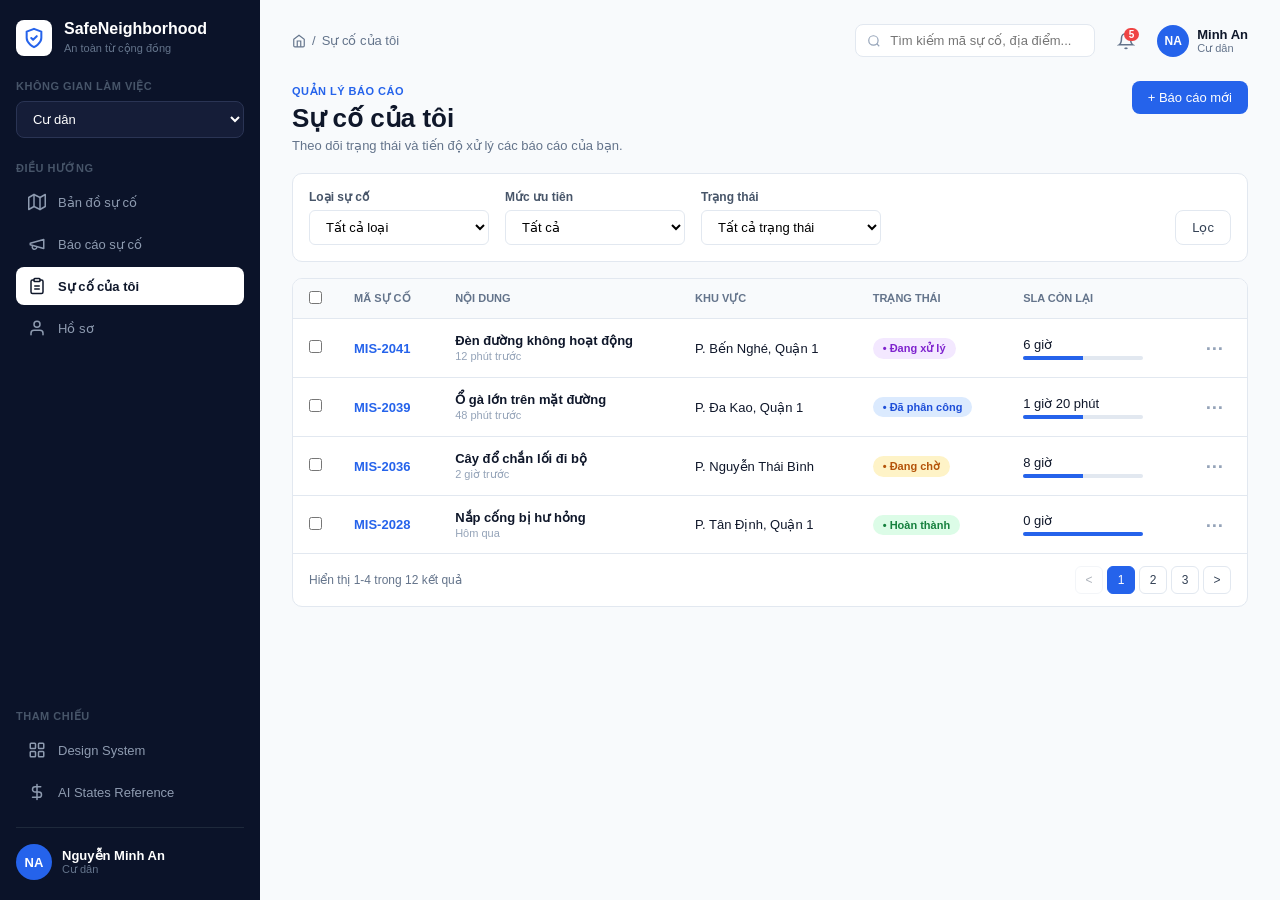
<file: BaiKTGK.html>
<!DOCTYPE html>
<html lang="vi">
<head>
    <meta charset="UTF-8">
    <meta name="viewport" content="width=device-width, initial-scale=1.0">
    <title>SafeNeighborhood - Sự cố của tôi</title>
    <link rel="stylesheet" href="BaiKTGK.css">
</head>
<body>
    <div class="app-container">
        <aside class="sidebar">
            <div class="logo-area">
                <div class="logo-icon">
                    <svg width="22" height="22" viewBox="0 0 24 24" fill="none" stroke="#2563eb" stroke-width="2.2" stroke-linecap="round" stroke-linejoin="round">
                        <path d="M12 22s8-4 8-10V5l-8-3-8 3v7c0 6 8 10 8 10z"/>
                        <path d="M9 12l2 2 4-4"/>
                    </svg>
                </div>
                <div class="logo-text">
                    <h2>SafeNeighborhood</h2>
                    <span>An toàn từ cộng đồng</span>
                </div>
            </div>

            <div class="workspace-section">
                <label class="section-label">KHÔNG GIAN LÀM VIỆC</label>
                <div class="select-wrapper">
                    <select id="workspaceSelect">
                        <option value="cudan">Cư dân</option>
                        <option value="banquanly">Ban quản lý</option>
                    </select>
                </div>
            </div>
            <nav class="nav-menu">
                <span class="section-label">ĐIỀU HƯỚNG</span>
                <ul>
                    <li>
                        <a href="#">
                            <svg class="menu-svg" viewBox="0 0 24 24" fill="none" stroke="currentColor" stroke-width="2" stroke-linecap="round" stroke-linejoin="round"><polygon points="1 6 1 22 8 18 16 22 23 18 23 2 16 6 8 2 1 6"/><line x1="8" y1="2" x2="8" y2="18"/><line x1="16" y1="6" x2="16" y2="22"/></svg>
                            <span>Bản đồ sự cố</span>
                        </a>
                    </li>
                    <li>
                        <a href="#">
                            <svg class="menu-svg" viewBox="0 0 24 24" fill="none" stroke="currentColor" stroke-width="2" stroke-linecap="round" stroke-linejoin="round"><path d="M3 11l18-5v12L3 13v-2z"/><path d="M11.6 16.8a3 3 0 1 1-5.8-1.6"/></svg>
                            <span>Báo cáo sự cố</span>
                        </a>
                    </li>
                    <li class="active">
                        <a href="#">

                            <svg class="menu-svg" viewBox="0 0 24 24" fill="none" stroke="currentColor" stroke-width="2" stroke-linecap="round" stroke-linejoin="round"><path d="M16 4h2a2 2 0 0 1 2 2v14a2 2 0 0 1-2 2H6a2 2 0 0 1-2-2V6a2 2 0 0 1 2-2h2"/><rect x="8" y="2" width="8" height="4" rx="1" ry="1"/><path d="M9 12h6"/><path d="M9 16h6"/></svg>
                            <span>Sự cố của tôi</span>
                        </a>
                    </li>
                    <li>
                        <a href="#">
                            <svg class="menu-svg" viewBox="0 0 24 24" fill="none" stroke="currentColor" stroke-width="2" stroke-linecap="round" stroke-linejoin="round"><path d="M20 21v-2a4 4 0 0 0-4-4H8a4 4 0 0 0-4 4v2"/><circle cx="12" cy="7" r="4"/></svg>
                            <span>Hồ sơ</span>
                        </a>
                    </li>
                </ul>
            </nav>

            <div class="sidebar-footer">
                <span class="section-label">THAM CHIẾU</span>
                <ul>
                    <li>
                        <a href="#">
                            <svg class="menu-svg" viewBox="0 0 24 24" fill="none" stroke="currentColor" stroke-width="2" stroke-linecap="round" stroke-linejoin="round"><rect x="3" y="3" width="7" height="7" rx="1"/><rect x="14" y="3" width="7" height="7" rx="1"/><rect x="14" y="14" width="7" height="7" rx="1"/><rect x="3" y="14" width="7" height="7" rx="1"/></svg>
                            <span>Design System</span>
                        </a>
                    </li>
                    <li>
                        <a href="#">
                            <svg class="menu-svg" viewBox="0 0 24 24" fill="none" stroke="currentColor" stroke-width="2" stroke-linecap="round" stroke-linejoin="round"><path d="M12 2v20M17 5H9.5a3.5 3.5 0 0 0 0 7h5a3.5 3.5 0 0 1 0 7H6"/></svg>
                            <span>AI States Reference</span>
                        </a>
                    </li>
                </ul>
                
                <div class="user-card-bottom">
                    <div class="avatar-circle">NA</div>
                    <div class="user-details">
                        <span class="user-name">Nguyễn Minh An</span>
                        <span class="user-role">Cư dân</span>
                    </div>
                </div>
            </div>
        </aside>
        <main class="main-content">
            <header class="top-header">
                <div class="breadcrumb">
                    <svg width="14" height="14" viewBox="0 0 24 24" fill="none" stroke="currentColor" stroke-width="2"><path d="M3 9l9-7 9 7v11a2 2 0 0 1-2 2H5a2 2 0 0 1-2-2z"/><polyline points="9 22 9 12 15 12 15 22"/></svg>
                    / <span>Sự cố của tôi</span>
                </div>
                
                <div class="header-right">
                    <div class="search-box">
                        <svg class="search-icon" width="14" height="14" viewBox="0 0 24 24" fill="none" stroke="#94a3b8" stroke-width="2"><circle cx="11" cy="11" r="8"/><line x1="21" y1="21" x2="16.65" y2="16.65"/></svg>
                        <input type="text" id="searchInput" placeholder="Tìm kiếm mã sự cố, địa điểm...">
                    </div>
                    
                    <div class="notification-btn">
                        <svg width="18" height="18" viewBox="0 0 24 24" fill="none" stroke="currentColor" stroke-width="2"><path d="M18 8A6 6 0 0 0 6 8c0 7-3 9-3 9h18s-3-2-3-9"/><path d="M13.73 21a2 2 0 0 1-3.46 0"/></svg>
                        <span class="notification-badge">5</span>
                    </div>

                    <div class="header-user">
                        <div class="avatar-circle avatar-sm">NA</div>
                        <div class="header-user-info">
                            <span class="user-name">Minh An</span>
                            <span class="user-role">Cư dân</span>
                        </div>
                    </div>
                </div>
            </header>

            <section class="page-title-area">
                <div class="title-text">
                    <span class="sub-header-title">QUẢN LÝ BÁO CÁO</span>
                    <h1>Sự cố của tôi</h1>
                    <p>Theo dõi trạng thái và tiến độ xử lý các báo cáo của bạn.</p>
                </div>
                <button class="btn btn-primary" id="btnOpenModal">+ Báo cáo mới</button>
            </section>

            <section class="filter-card">
                <div class="filter-group">
                    <div class="filter-control">
                        <label>Loại sự cố</label>
                        <select id="filterType">
                            <option value="">Tất cả loại</option>
                            <option value="Cơ sở hạ tầng">Cơ sở hạ tầng</option>
                        </select>
                    </div>

                    <div class="filter-control">
                        <label>Mức ưu tiên</label>
                        <select id="filterPriority">
                            <option value="">Tất cả</option>
                            <option value="Cao">Cao</option>
                            <option value="Trung bình">Trung bình</option>
                            <option value="Thấp">Thấp</option>
                        </select>
                    </div>

                    <div class="filter-control">
                        <label>Trạng thái</label>
                        <select id="filterStatus">
                            <option value="">Tất cả trạng thái</option>
                            <option value="Đang chờ">Đang chờ</option>
                            <option value="Đã phân công">Đã phân công</option>
                            <option value="Đang xử lý">Đang xử lý</option>
                            <option value="Hoàn thành">Hoàn thành</option>
                        </select>
                    </div>
                </div>

                <button class="btn btn-outline" id="btnFilter">Lọc</button>
            </section>

            <div class="batch-bar hidden" id="batchBar">
                <span id="batchCountText">0 mục đã chọn</span>
                <div class="batch-actions">
                    <button class="btn btn-primary btn-sm" id="btnBatchConfirm">Tiếp nhận</button>
                    <button class="btn btn-link" id="btnDeselectAll">Bỏ chọn</button>
                </div>
            </div>

            <section class="table-card">
                <table class="data-table">
                    <thead>
                        <tr>
                            <th width="40"><input type="checkbox" id="selectAllCheckbox"></th>
                            <th>MÃ SỰ CỐ</th>
                            <th>NỘI DUNG</th>
                            <th>KHU VỰC</th>
                            <th>TRẠNG THÁI</th>
                            <th>SLA CÒN LẠI</th>
                            <th width="60"></th>
                        </tr>
                    </thead>
                    <tbody id="tableBody">
                    </tbody>
                </table>

                <div class="table-footer">
                    <span class="pagination-info" id="paginationInfo">Hiển thị 1-4 trong 12 kết quả</span>
                    <div class="pagination-controls" id="paginationBtns">
                    </div>
                </div>
            </section>
        </main>
    </div>

    <div class="toast-notification hidden" id="toastNotification">
        <span class="toast-check">✓</span>
        <span id="toastMessage">Đang hiển thị tất cả kết quả</span>
        <button class="toast-close" id="btnCloseToast">&times;</button>
    </div>

    <div class="modal-overlay hidden" id="reportModal">
        <div class="modal-box">
            <div class="modal-header">
                <h3>Báo cáo sự cố mới</h3>
                <button class="btn-close" id="btnCloseModal">&times;</button>
            </div>
            <form id="addReportForm">
                <div class="form-group">
                    <label>Nội dung sự cố *</label>
                    <input type="text" id="inputTitle" placeholder="Nhập nội dung ngắn gọn..." required>
                </div>

                <div class="form-group">
                    <label>Loại sự cố *</label>
                    <select id="inputCategory" required>
                        <option value="Cơ sở hạ tầng">Cơ sở hạ tầng</option>
                    </select>
                </div>

                <div class="form-group">
                    <label>Khu vực *</label>
                    <input type="text" id="inputLocation" placeholder="Ví dụ: P. Bến Nghé, Quận 1" required>
                </div>

                <div class="form-group">
                    <label>Mức ưu tiên</label>
                    <select id="inputPriority">
                        <option value="Thấp">Thấp</option>
                        <option value="Trung bình" selected>Trung bình</option>
                        <option value="Cao">Cao</option>
                    </select>
                </div>

                <div class="modal-footer">
                    <button type="button" class="btn btn-outline" id="btnCancelModal">Hủy</button>
                    <button type="submit" class="btn btn-primary">Gửi báo cáo</button>
                </div>
            </form>
        </div>
    </div>

    <script src="BaiKTGK.js"></script>
</body>
</html>
</file>
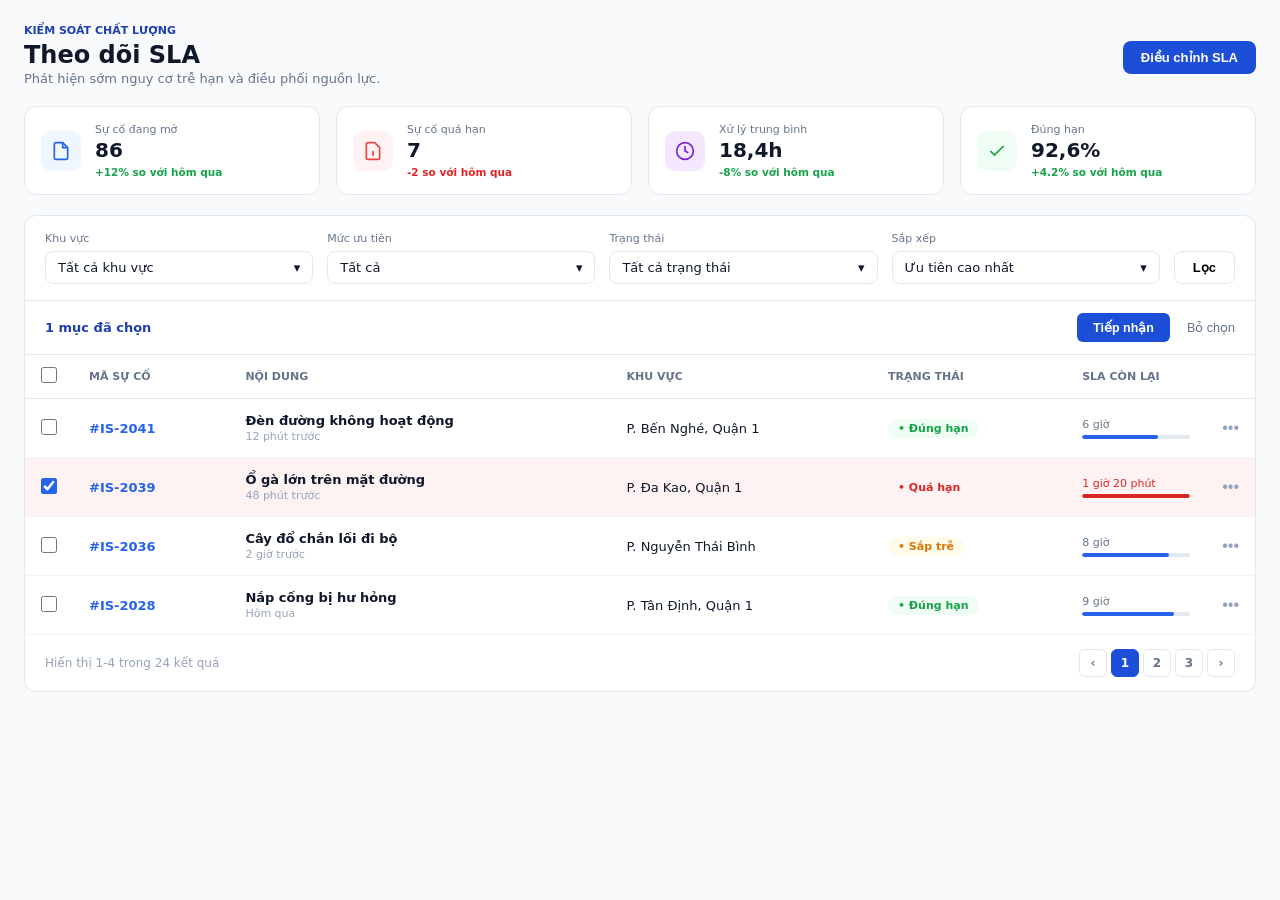
<file: theodoisla.html>
<!DOCTYPE html>
<html lang="vi">
<head>
  <meta charset="UTF-8">
  <meta name="viewport" content="width=device-width, initial-scale=1.0">
  <title>Theo dõi SLA - SafeNeighborhood</title>
  <style>
    * { box-sizing: border-box; margin: 0; padding: 0; }
    body { background: #f8fafc; color: #0f172a; font-family: Inter, system-ui, sans-serif; padding: 24px; }
    .trang-sla { max-width: 1280px; margin: 0 auto; }
    
    .nhan-chuyen-muc { font-size: 11px; font-weight: 700; color: #1e40af; text-transform: uppercase; margin-bottom: 4px; }
    .tieu-de-khung { display: flex; justify-content: space-between; align-items: flex-start; margin-bottom: 20px; }
    .tieu-de-khung h1 { font-size: 24px; font-weight: 700; }
    .mo-ta-trang { font-size: 13px; color: #64748b; margin-top: 2px; }
    
    .nut-dieu-chinh-sla { background: #1d4ed8; color: #fff; border: none; padding: 9px 18px; border-radius: 8px; font-weight: 600; font-size: 13px; cursor: pointer; }
    .nut-dieu-chinh-sla:hover { background: #1e40af; }

    .luoi-thong-ke { display: grid; grid-template-columns: repeat(4, 1fr); gap: 16px; margin-bottom: 20px; }
    .the-thong-ke { background: #fff; border: 1px solid #e2e8f0; border-radius: 12px; padding: 16px; display: flex; align-items: center; gap: 14px; }
    .icon-tk { width: 40px; height: 40px; border-radius: 10px; display: grid; place-items: center; flex-shrink: 0; }
    .icon-tk.xanh-duong { background: #eff6ff; color: #2563eb; }
    .icon-tk.do { background: #fef2f2; color: #ef4444; }
    .icon-tk.tim { background: #f3e8ff; color: #7e22ce; }
    .icon-tk.xanh-la { background: #f0fdf4; color: #16a34a; }
    .noi-dung-tk label { display: block; font-size: 11px; color: #64748b; margin-bottom: 2px; }
    .noi-dung-tk strong { font-size: 20px; font-weight: 700; }
    .noi-dung-tk small { display: block; font-size: 10.5px; margin-top: 4px; font-weight: 600; }
    .tang { color: #16a34a; }
    .giam { color: #dc2626; }

    .khung-loc { background: #fff; border: 1px solid #e2e8f0; border-radius: 12px 12px 0 0; padding: 16px 20px; display: flex; gap: 14px; align-items: flex-end; }
    .nhom-o-loc { flex: 1; position: relative; }
    .nhom-o-loc label { display: block; font-size: 11px; color: #64748b; margin-bottom: 6px; font-weight: 500; }
    .hop-chon-custom { width: 100%; padding: 8px 12px; border: 1px solid #e2e8f0; border-radius: 8px; background: #fff; font-size: 13px; cursor: pointer; display: flex; justify-content: space-between; align-items: center; }
    .menu-dropdown { position: absolute; top: 100%; left: 0; right: 0; background: #fff; border: 1px solid #cbd5e1; border-radius: 8px; box-shadow: 0 10px 25px rgba(0,0,0,0.1); margin-top: 4px; z-index: 50; display: none; }
    .menu-dropdown.hien { display: block; }
    .muc-dropdown { padding: 9px 12px; font-size: 13px; color: #334155; cursor: pointer; }
    .muc-dropdown:hover, .muc-dropdown.chon { background: #64748b; color: #fff; }
    .nut-loc-xac-nhan { background: #fff; border: 1px solid #e2e8f0; padding: 8px 18px; border-radius: 8px; font-weight: 600; font-size: 13px; cursor: pointer; }

    .thanh-thao-tac-hang-loat { background: #fff; border: 1px solid #e2e8f0; border-top: none; padding: 12px 20px; display: flex; justify-content: space-between; align-items: center; }
    .thanh-thao-tac-hang-loat[hidden] { display: none; }
    .so-muc-chon { font-size: 13px; font-weight: 600; color: #1e40af; }
    .nut-tiep-nhan { background: #1d4ed8; color: #fff; border: none; padding: 7px 16px; border-radius: 6px; font-weight: 600; font-size: 12.5px; cursor: pointer; }
    .nut-bo-chon { background: none; border: none; color: #64748b; font-size: 12.5px; cursor: pointer; margin-left: 12px; }

    .khung-bang { background: #fff; border: 1px solid #e2e8f0; border-top: none; border-radius: 0 0 12px 12px; overflow: hidden; }
    table { width: 100%; border-collapse: collapse; text-align: left; font-size: 13px; }
    th { padding: 12px 16px; font-size: 11px; font-weight: 700; color: #64748b; text-transform: uppercase; border-bottom: 1px solid #e2e8f0; background: #fff; }
    td { padding: 14px 16px; border-bottom: 1px solid #f1f5f9; vertical-align: middle; }
    
    tr.hang-qua-han { background: #fef2f2; }
    tr.da-chon { background: #ffffff; }
    tr.hang-qua-han.da-chon { background: #fef2f2; }
    
    input[type="checkbox"] { width: 16px; height: 16px; cursor: pointer; accent-color: #2563eb; }
    .ma-su-co { color: #2563eb; font-weight: 600; text-decoration: none; }
    .noi-dung-cell strong { display: block; font-size: 13px; }
    .noi-dung-cell small { color: #94a3b8; font-size: 11px; }

    .nhan-tt { display: inline-flex; align-items: center; gap: 6px; padding: 3px 10px; border-radius: 12px; font-size: 11px; font-weight: 700; }
    .nhan-tt.dung-han { background: #f0fdf4; color: #16a34a; }
    .nhan-tt.qua-han { background: #fef2f2; color: #dc2626; }
    .nhan-tt.sap-tre { background: #fffbeb; color: #d97706; }

    .sla-cel { width: 140px; }
    .sla-cel small { display: block; font-size: 11px; color: #64748b; margin-bottom: 4px; }
    .thanh-tien-do-sla { width: 100%; height: 4px; background: #e2e8f0; border-radius: 2px; overflow: hidden; }
    .tien-do-ruot { height: 100%; border-radius: 2px; }
    .tien-do-ruot.xanh { background: #2563eb; }
    .tien-do-ruot.do { background: #dc2626; }
    .nut-ba-cham-ban { border: none; background: none; color: #94a3b8; font-size: 16px; cursor: pointer; }

    .khung-phan-trang { display: flex; justify-content: space-between; align-items: center; padding: 14px 20px; font-size: 12px; color: #94a3b8; }
    .danh-sach-trang { display: flex; gap: 4px; }
    .nut-trang { width: 28px; height: 28px; border: 1px solid #e2e8f0; background: #fff; border-radius: 6px; display: grid; place-items: center; font-size: 12px; font-weight: 600; color: #64748b; cursor: pointer; }
    .nut-trang.hien-tai { background: #1d4ed8; color: #fff; border-color: #1d4ed8; }

    .toast-thong-bao { position: fixed; right: 24px; bottom: 24px; background: #fff; border: 1px solid #e2e8f0; border-radius: 8px; padding: 10px 14px; display: flex; align-items: center; gap: 8px; box-shadow: 0 4px 16px rgba(15,23,42,.08); font-size: 12.5px; font-weight: 500; color: #0f172a; opacity: 0; transform: translateY(15px); transition: all .25s ease-out; z-index: 9999; pointer-events: none; }
    .toast-thong-bao.hien { opacity: 1; transform: translateY(0); pointer-events: auto; }
    .icon-toast-xanh { color: #16a34a; display: flex; align-items: center; }
    .nut-dong-toast { border: none; background: none; color: #64748b; font-size: 14px; margin-left: 6px; cursor: pointer; }
  </style>
</head>
<body>

  <div class="trang-sla">
    <div class="nhan-chuyen-muc">KIỂM SOÁT CHẤT LƯỢNG</div>
    
    <div class="tieu-de-khung">
      <div>
        <h1>Theo dõi SLA</h1>
        <p class="mo-ta-trang">Phát hiện sớm nguy cơ trễ hạn và điều phối nguồn lực.</p>
      </div>
      <button class="nut-dieu-chinh-sla" id="nutDieuChinhSLA">Điều chỉnh SLA</button>
    </div>

    <div class="luoi-thong-ke">
      <div class="the-thong-ke">
        <div class="icon-tk xanh-duong">
          <svg width="20" height="20" viewBox="0 0 24 24" fill="none" stroke="currentColor" stroke-width="2"><path d="M14 2H6a2 2 0 00-2 2v16a2 2 0 002 2h12a2 2 0 002-2V8z"/><polyline points="14 2 14 8 20 8"/></svg>
        </div>
        <div class="noi-dung-tk">
          <label>Sự cố đang mở</label>
          <strong>86</strong>
          <small class="tang">+12% so với hôm qua</small>
        </div>
      </div>

      <div class="the-thong-ke">
        <div class="icon-tk do">
          <svg width="20" height="20" viewBox="0 0 24 24" fill="none" stroke="currentColor" stroke-width="2"><path d="M14 2H6a2 2 0 00-2 2v16a2 2 0 002 2h12a2 2 0 002-2V8z"/><line x1="12" y1="18" x2="12" y2="12"/><line x1="12" y1="9" x2="12.01" y2="9"/></svg>
        </div>
        <div class="noi-dung-tk">
          <label>Sự cố quá hạn</label>
          <strong>7</strong>
          <small class="giam">-2 so với hôm qua</small>
        </div>
      </div>

      <div class="the-thong-ke">
        <div class="icon-tk tim">
          <svg width="20" height="20" viewBox="0 0 24 24" fill="none" stroke="currentColor" stroke-width="2"><circle cx="12" cy="12" r="10"/><polyline points="12 6 12 12 16 14"/></svg>
        </div>
        <div class="noi-dung-tk">
          <label>Xử lý trung bình</label>
          <strong>18,4h</strong>
          <small class="tang">-8% so với hôm qua</small>
        </div>
      </div>

      <div class="the-thong-ke">
        <div class="icon-tk xanh-la">
          <svg width="20" height="20" viewBox="0 0 24 24" fill="none" stroke="currentColor" stroke-width="2"><polyline points="20 6 9 17 4 12"/></svg>
        </div>
        <div class="noi-dung-tk">
          <label>Đúng hạn</label>
          <strong>92,6%</strong>
          <small class="tang">+4.2% so với hôm qua</small>
        </div>
      </div>
    </div>

    <div class="khung-loc">
      <div class="nhom-o-loc">
        <label>Khu vực</label>
        <div class="hop-chon-custom" id="hopChonKhuVuc"><span id="txtKhuVuc">Tất cả khu vực</span> ▾</div>
        <div class="menu-dropdown" id="menuKhuVuc">
          <div class="muc-dropdown chon" data-val="Tất cả khu vực">Tất cả khu vực</div>
          <div class="muc-dropdown" data-val="Cơ sở hạ tầng">Cơ sở hạ tầng</div>
        </div>
      </div>

      <div class="nhom-o-loc">
        <label>Mức ưu tiên</label>
        <div class="hop-chon-custom" id="hopChonUuTien"><span id="txtUuTien">Tất cả</span> ▾</div>
        <div class="menu-dropdown" id="menuUuTien">
          <div class="muc-dropdown chon" data-val="Tất cả">Tất cả</div>
          <div class="muc-dropdown" data-val="Cao">Cao</div>
          <div class="muc-dropdown" data-val="Trung bình">Trung bình</div>
          <div class="muc-dropdown" data-val="Thấp">Thấp</div>
        </div>
      </div>

      <div class="nhom-o-loc">
        <label>Trạng thái</label>
        <div class="hop-chon-custom" id="hopChonTrangThai"><span id="txtTrangThai">Tất cả trạng thái</span> ▾</div>
        <div class="menu-dropdown" id="menuTrangThai">
          <div class="muc-dropdown chon" data-val="Tất cả trạng thái">Tất cả trạng thái</div>
        </div>
      </div>

      <div class="nhom-o-loc">
        <label>Sắp xếp</label>
        <div class="hop-chon-custom" id="hopChonSapXep"><span id="txtSapXep">Ưu tiên cao nhất</span> ▾</div>
        <div class="menu-dropdown" id="menuSapXep">
          <div class="muc-dropdown chon" data-val="Ưu tiên cao nhất">Ưu tiên cao nhất</div>
        </div>
      </div>

      <button class="nut-loc-xac-nhan" id="nutLocXacNhan">Lọc</button>
    </div>

    <div class="thanh-thao-tac-hang-loat" id="thanhThaoTacHangLoat" hidden>
      <span class="so-muc-chon" id="txtSoMucChon">4 mục đã chọn</span>
      <div>
        <button class="nut-tiep-nhan" id="nutTiepNhanHangLoat">Tiếp nhận</button>
        <button class="nut-bo-chon" id="nutBoChonTatCa">Bỏ chọn</button>
      </div>
    </div>

    <div class="khung-bang">
      <table>
        <thead>
          <tr>
            <th style="width: 40px;"><input type="checkbox" id="chkChonTatCa"></th>
            <th>MÃ SỰ CỐ</th>
            <th>NỘI DUNG</th>
            <th>KHU VỰC</th>
            <th>TRẠNG THÁI</th>
            <th>SLA CÒN LẠI</th>
            <th style="width: 40px;"></th>
          </tr>
        </thead>
        <tbody>
          <tr>
            <td><input type="checkbox" class="chk-hang"></td>
            <td><a href="#" class="ma-su-co">#IS-2041</a></td>
            <td class="noi-dung-cell"><strong>Đèn đường không hoạt động</strong><small>12 phút trước</small></td>
            <td>P. Bến Nghé, Quận 1</td>
            <td><span class="nhan-tt dung-han">• Đúng hạn</span></td>
            <td class="sla-cel"><small>6 giờ</small><div class="thanh-tien-do-sla"><div class="tien-do-ruot xanh" style="width: 70%;"></div></div></td>
            <td><button class="nut-ba-cham-ban">•••</button></td>
          </tr>
          <tr class="hang-qua-han">
            <td><input type="checkbox" class="chk-hang" checked></td>
            <td><a href="#" class="ma-su-co">#IS-2039</a></td>
            <td class="noi-dung-cell"><strong>Ổ gà lớn trên mặt đường</strong><small>48 phút trước</small></td>
            <td>P. Đa Kao, Quận 1</td>
            <td><span class="nhan-tt qua-han">• Quá hạn</span></td>
            <td class="sla-cel"><small style="color:#dc2626;">1 giờ 20 phút</small><div class="thanh-tien-do-sla"><div class="tien-do-ruot do" style="width: 100%;"></div></div></td>
            <td><button class="nut-ba-cham-ban">•••</button></td>
          </tr>
          <tr>
            <td><input type="checkbox" class="chk-hang"></td>
            <td><a href="#" class="ma-su-co">#IS-2036</a></td>
            <td class="noi-dung-cell"><strong>Cây đổ chắn lối đi bộ</strong><small>2 giờ trước</small></td>
            <td>P. Nguyễn Thái Bình</td>
            <td><span class="nhan-tt sap-tre">• Sắp trễ</span></td>
            <td class="sla-cel"><small>8 giờ</small><div class="thanh-tien-do-sla"><div class="tien-do-ruot xanh" style="width: 80%;"></div></div></td>
            <td><button class="nut-ba-cham-ban">•••</button></td>
          </tr>
          <tr>
            <td><input type="checkbox" class="chk-hang"></td>
            <td><a href="#" class="ma-su-co">#IS-2028</a></td>
            <td class="noi-dung-cell"><strong>Nắp cống bị hư hỏng</strong><small>Hôm qua</small></td>
            <td>P. Tân Định, Quận 1</td>
            <td><span class="nhan-tt dung-han">• Đúng hạn</span></td>
            <td class="sla-cel"><small>9 giờ</small><div class="thanh-tien-do-sla"><div class="tien-do-ruot xanh" style="width: 85%;"></div></div></td>
            <td><button class="nut-ba-cham-ban">•••</button></td>
          </tr>
        </tbody>
      </table>

      <div class="khung-phan-trang">
        <span id="txtHienThiKetQua">Hiển thị 1-4 trong 24 kết quả</span>
        <div class="danh-sach-trang">
          <div class="nut-trang">‹</div>
          <div class="nut-trang hien-tai" data-page="1">1</div>
          <div class="nut-trang" data-page="2">2</div>
          <div class="nut-trang" data-page="3">3</div>
          <div class="nut-trang">›</div>
        </div>
      </div>
    </div>
  </div>

  <div class="toast-thong-bao" id="toastThongBao">
    <span class="icon-toast-xanh">
      <svg width="16" height="16" viewBox="0 0 24 24" fill="none" stroke="currentColor" stroke-width="2.5"><polyline points="20 6 9 17 4 12"/></svg>
    </span>
    <span id="txtNoiDungToast">Đã cập nhật dữ liệu</span>
    <button class="nut-dong-toast" id="nutDongToast">×</button>
  </div>

  <script>
    let toastTimer;

    const thongBaoToast = (noiDung) => {
      const el = document.getElementById('toastThongBao');
      document.getElementById('txtNoiDungToast').textContent = noiDung;
      el.classList.add('hien');

      clearTimeout(toastTimer);
      toastTimer = setTimeout(() => el.classList.remove('hien'), 3500);
    };

    document.getElementById('nutDongToast').onclick = () => {
      document.getElementById('toastThongBao').classList.remove('hien');
    };

    document.getElementById('nutDieuChinhSLA').onclick = () => {
      thongBaoToast('Đã mở chế độ điều chỉnh chính sách SLA');
    };

    document.getElementById('nutLocXacNhan').onclick = () => {
      thongBaoToast('Đang hiển thị tất cả kết quả');
    };

    const ganDropdown = (idHop, idMenu, idTxt) => {
      const hop = document.getElementById(idHop);
      const menu = document.getElementById(idMenu);
      const txt = document.getElementById(idTxt);

      hop.onclick = (e) => {
        e.stopPropagation();
        document.querySelectorAll('.menu-dropdown').forEach(m => m !== menu && m.classList.remove('hien'));
        menu.classList.toggle('hien');
      };

      menu.querySelectorAll('.muc-dropdown').forEach(item => {
        item.onclick = () => {
          txt.textContent = item.dataset.val;
          menu.querySelectorAll('.muc-dropdown').forEach(m => m.classList.remove('chon'));
          item.classList.add('chon');
          menu.classList.remove('hien');
        };
      });
    };

    ganDropdown('hopChonKhuVuc', 'menuKhuVuc', 'txtKhuVuc');
    ganDropdown('hopChonUuTien', 'menuUuTien', 'txtUuTien');
    ganDropdown('hopChonTrangThai', 'menuTrangThai', 'txtTrangThai');
    ganDropdown('hopChonSapXep', 'menuSapXep', 'txtSapXep');

    document.onclick = () => document.querySelectorAll('.menu-dropdown').forEach(m => m.classList.remove('hien'));

    const chkTatCa = document.getElementById('chkChonTatCa');
    const chkHangs = document.querySelectorAll('.chk-hang');
    const thanhThaoTac = document.getElementById('thanhThaoTacHangLoat');
    const txtSoMucChon = document.getElementById('txtSoMucChon');

    const capNhatThaoTac = () => {
      const count = document.querySelectorAll('.chk-hang:checked').length;
      chkHangs.forEach(chk => chk.closest('tr').classList.toggle('da-chon', chk.checked));

      thanhThaoTac.hidden = count === 0;
      txtSoMucChon.textContent = `${count} mục đã chọn`;
      chkTatCa.checked = (count === chkHangs.length && count > 0);
    };

    chkTatCa.onchange = () => {
      chkHangs.forEach(chk => chk.checked = chkTatCa.checked);
      capNhatThaoTac();
    };

    chkHangs.forEach(chk => chk.onchange = capNhatThaoTac);

    document.getElementById('nutBoChonTatCa').onclick = () => {
      chkTatCa.checked = false;
      chkHangs.forEach(chk => chk.checked = false);
      capNhatThaoTac();
    };

    document.getElementById('nutTiepNhanHangLoat').onclick = () => {
      const count = document.querySelectorAll('.chk-hang:checked').length;
      thongBaoToast(`Đã tiếp nhận ${count} mục`);
    };

    document.querySelectorAll('.nut-trang[data-page]').forEach(nut => {
      nut.onclick = () => {
        document.querySelectorAll('.nut-trang[data-page]').forEach(n => n.classList.remove('hien-tai'));
        nut.classList.add('hien-tai');
        const p = nut.dataset.page;
        document.getElementById('txtHienThiKetQua').textContent = `Hiển thị ${(p-1)*4 + 1}-${p*4} trong 24 kết quả`;
      };
    });

    capNhatThaoTac();
  </script>
</body>
</html>
</file>
<file: BaiKTGK.css>
:root {
    --sidebar-bg: #0b1329;
    --sidebar-card: #151d38;
    --sidebar-text: #8e9bb0;
    --sidebar-text-active: #ffffff;
    --primary-blue: #2563eb;
    --primary-blue-hover: #1d4ed8;
    --bg-main: #f8fafc;
    --text-dark: #0f172a;
    --text-muted: #64748b;
    --border-color: #e2e8f0;
    --card-bg: #ffffff;
}

* {
    box-sizing: border-box;
    margin: 0;
    padding: 0;
    font-family: -apple-system, BlinkMacSystemFont, "Segoe UI", Roboto, sans-serif;
}

body {
    background-color: var(--bg-main);
    color: var(--text-dark);
}

.app-container {
    display: flex;
    min-height: 100vh;
}

.sidebar {
    width: 260px;
    background-color: var(--sidebar-bg);
    color: var(--sidebar-text);
    padding: 20px 16px;
    display: flex;
    flex-direction: column;
    flex-shrink: 0;
}

.logo-area {
    display: flex;
    align-items: center;
    gap: 12px;
    margin-bottom: 24px;
}

.logo-icon {
    width: 36px;
    height: 36px;
    background: #ffffff;
    border-radius: 8px;
    display: flex;
    align-items: center;
    justify-content: center;
    box-shadow: 0 1px 2px rgba(0,0,0,0.1);
}

.logo-text h2 {
    color: #fff;
    font-size: 16px;
    font-weight: 700;
}

.logo-text span {
    font-size: 11px;
    color: #64748b;
}

.section-label {
    font-size: 11px;
    font-weight: 600;
    color: #475569;
    letter-spacing: 0.5px;
    margin-bottom: 8px;
    display: block;
}

.workspace-section {
    margin-bottom: 24px;
}

.workspace-section select {
    width: 100%;
    padding: 9px 12px;
    background-color: var(--sidebar-card);
    border: 1px solid #2a3454;
    color: #fff;
    border-radius: 8px;
    outline: none;
    cursor: pointer;
    font-size: 13px;
}

.nav-menu ul, .sidebar-footer ul {
    list-style: none;
}

.nav-menu li a, .sidebar-footer li a {
    display: flex;
    align-items: center;
    gap: 12px;
    padding: 10px 12px;
    color: var(--sidebar-text);
    text-decoration: none;
    border-radius: 8px;
    font-size: 13px;
    margin-bottom: 4px;
    transition: all 0.2s;
}

.menu-svg {
    width: 18px;
    height: 18px;
    flex-shrink: 0;
}

.nav-menu li.active a {
    background-color: #ffffff;
    color: #0f172a;
    font-weight: 600;
}

.nav-menu li a:hover:not(.active) {
    background-color: var(--sidebar-card);
    color: #fff;
}

.sidebar-footer {
    margin-top: auto;
    padding-top: 20px;
}

.user-card-bottom {
    display: flex;
    align-items: center;
    gap: 10px;
    margin-top: 16px;
    padding-top: 16px;
    border-top: 1px solid #1e293b;
}

.avatar-circle {
    width: 36px;
    height: 36px;
    background-color: #2563eb;
    color: #fff;
    border-radius: 50%;
    display: flex;
    align-items: center;
    justify-content: center;
    font-weight: 600;
    font-size: 13px;
}

.avatar-sm {
    width: 32px;
    height: 32px;
    font-size: 12px;
}

.user-details, .header-user-info {
    display: flex;
    flex-direction: column;
}

.user-name {
    color: #fff;
    font-size: 13px;
    font-weight: 600;
}

.user-role {
    color: #64748b;
    font-size: 11px;
}

.main-content {
    flex: 1;
    padding: 24px 32px;
    overflow-y: auto;
}

.top-header {
    display: flex;
    justify-content: space-between;
    align-items: center;
    margin-bottom: 24px;
}

.breadcrumb {
    font-size: 13px;
    color: var(--text-muted);
    display: flex;
    align-items: center;
    gap: 6px;
}

.header-right {
    display: flex;
    align-items: center;
    gap: 16px;
}

.search-box {
    position: relative;
    display: flex;
    align-items: center;
}

.search-icon {
    position: absolute;
    left: 12px;
}

.search-box input {
    padding: 8px 12px 8px 34px;
    border: 1px solid var(--border-color);
    border-radius: 8px;
    width: 240px;
    font-size: 13px;
    outline: none;
    background: #fff;
}

.notification-btn {
    position: relative;
    cursor: pointer;
    color: #64748b;
    padding: 6px;
    display: flex;
    align-items: center;
}

.notification-badge {
    position: absolute;
    top: 2px;
    right: 2px;
    background: #ef4444;
    color: white;
    font-size: 10px;
    border-radius: 10px;
    padding: 1px 5px;
    font-weight: bold;
}

.header-user {
    display: flex;
    align-items: center;
    gap: 8px;
}

.header-user .user-name {
    color: var(--text-dark);
}

.page-title-area {
    display: flex;
    justify-content: space-between;
    align-items: flex-start;
    margin-bottom: 20px;
}

.sub-header-title {
    font-size: 11px;
    font-weight: 700;
    color: var(--primary-blue);
    letter-spacing: 0.5px;
}

.page-title-area h1 {
    font-size: 26px;
    font-weight: 700;
    margin: 4px 0;
}

.page-title-area p {
    color: var(--text-muted);
    font-size: 13px;
}

.btn {
    padding: 9px 16px;
    border-radius: 8px;
    font-size: 13px;
    font-weight: 500;
    cursor: pointer;
    border: none;
    display: inline-flex;
    align-items: center;
    gap: 8px;
    transition: background 0.2s;
}

.btn-primary {
    background-color: var(--primary-blue);
    color: #fff;
}

.btn-primary:hover {
    background-color: var(--primary-blue-hover);
}

.btn-outline {
    background-color: #fff;
    border: 1px solid var(--border-color);
    color: #334155;
}

.btn-outline:hover {
    background-color: #f1f5f9;
}

.btn-link {
    background: transparent;
    color: #64748b;
    border: none;
    cursor: pointer;
    font-size: 13px;
}

.btn-sm {
    padding: 4px 12px;
    font-size: 12px;
}

.filter-card {
    background: #fff;
    padding: 16px;
    border-radius: 10px;
    border: 1px solid var(--border-color);
    display: flex;
    justify-content: space-between;
    align-items: flex-end;
    margin-bottom: 16px;
}

.filter-group {
    display: flex;
    gap: 16px;
}

.filter-control {
    display: flex;
    flex-direction: column;
    gap: 6px;
}

.filter-control label {
    font-size: 12px;
    font-weight: 600;
    color: #475569;
}

.filter-control select {
    padding: 8px 12px;
    border: 1px solid var(--border-color);
    border-radius: 6px;
    min-width: 180px;
    outline: none;
    font-size: 13px;
    background: #fff;
}

.batch-bar {
    background: #eff6ff;
    border: 1px solid #bfdbfe;
    padding: 10px 16px;
    border-radius: 8px;
    display: flex;
    justify-content: space-between;
    align-items: center;
    margin-bottom: 16px;
    color: var(--primary-blue);
    font-weight: 600;
    font-size: 13px;
}

.table-card {
    background: #fff;
    border-radius: 10px;
    border: 1px solid var(--border-color);
    overflow: hidden;
}

.data-table {
    width: 100%;
    border-collapse: collapse;
    text-align: left;
    font-size: 13px;
}

.data-table th {
    background: #f8fafc;
    padding: 12px 16px;
    color: #64748b;
    font-size: 11px;
    font-weight: 600;
    border-bottom: 1px solid var(--border-color);
}

.data-table td {
    padding: 14px 16px;
    border-bottom: 1px solid var(--border-color);
    vertical-align: middle;
}

.incident-code {
    color: var(--primary-blue);
    text-decoration: none;
    font-weight: 600;
}

.sub-time {
    font-size: 11px;
    color: #94a3b8;
    margin-top: 2px;
}

.status-badge {
    display: inline-flex;
    align-items: center;
    gap: 6px;
    padding: 4px 10px;
    border-radius: 12px;
    font-size: 11px;
    font-weight: 600;
}

.status-dang-xuly { background: #f3e8ff; color: #7e22ce; }
.status-da-phan-cong { background: #dbeafe; color: #1d4ed8; }
.status-dang-cho { background: #fef3c7; color: #b45309; }
.status-hoan-thanh { background: #dcfce7; color: #15803d; }

.sla-wrapper {
    display: flex;
    flex-direction: column;
    gap: 4px;
}

.sla-bar {
    width: 120px;
    height: 4px;
    background: #e2e8f0;
    border-radius: 2px;
    overflow: hidden;
}

.sla-fill {
    height: 100%;
    background: var(--primary-blue);
}

.btn-action-more {
    background: transparent;
    border: none;
    color: #94a3b8;
    cursor: pointer;
    font-size: 18px;
    font-weight: bold;
    padding: 2px 8px;
    border-radius: 4px;
    line-height: 1;
}

.btn-action-more:hover {
    color: #0f172a;
    background: #f1f5f9;
}

.table-footer {
    padding: 12px 16px;
    display: flex;
    justify-content: space-between;
    align-items: center;
    font-size: 12px;
    color: var(--text-muted);
}

.pagination-controls {
    display: flex;
    align-items: center;
    gap: 4px;
}

.pagination-controls button {
    min-width: 28px;
    height: 28px;
    padding: 0 6px;
    border: 1px solid var(--border-color);
    background: #fff;
    border-radius: 6px;
    cursor: pointer;
    font-size: 12px;
    color: #334155;
    display: flex;
    align-items: center;
    justify-content: center;
}

.pagination-controls button.active {
    background: var(--primary-blue);
    color: #fff;
    border-color: var(--primary-blue);
}

.pagination-controls button:disabled {
    opacity: 0.4;
    cursor: not-allowed;
}

.pagination-controls button:hover:not(.active):not(:disabled) {
    background: #f8fafc;
}

.toast-notification {
    position: fixed;
    bottom: 24px;
    right: 24px;
    background: #ffffff;
    border: 1px solid #e2e8f0;
    box-shadow: 0 10px 15px -3px rgba(0, 0, 0, 0.1), 0 4px 6px -2px rgba(0, 0, 0, 0.05);
    border-radius: 10px;
    padding: 12px 16px;
    display: flex;
    align-items: center;
    gap: 12px;
    font-size: 13px;
    color: #0f172a;
    z-index: 2000;
    transition: all 0.3s ease;
}

.toast-check {
    color: #10b981;
    font-weight: bold;
}

.toast-close {
    background: none;
    border: none;
    font-size: 16px;
    color: #94a3b8;
    cursor: pointer;
    margin-left: 8px;
}

.toast-close:hover {
    color: #0f172a;
}

.modal-overlay {
    position: fixed;
    top: 0; left: 0; right: 0; bottom: 0;
    background: rgba(0, 0, 0, 0.4);
    display: flex;
    justify-content: center;
    align-items: center;
    z-index: 1000;
}

.modal-box {
    background: #fff;
    padding: 24px;
    border-radius: 10px;
    width: 450px;
    max-width: 90%;
}

.modal-header {
    display: flex;
    justify-content: space-between;
    align-items: center;
    margin-bottom: 16px;
}

.btn-close {
    background: none;
    border: none;
    font-size: 20px;
    cursor: pointer;
    color: #64748b;
}

.form-group {
    margin-bottom: 14px;
}

.form-group label {
    display: block;
    font-size: 12px;
    font-weight: 600;
    margin-bottom: 6px;
}

.form-group input, .form-group select {
    width: 100%;
    padding: 8px 12px;
    border: 1px solid var(--border-color);
    border-radius: 6px;
    outline: none;
    font-size: 13px;
}

.modal-footer {
    display: flex;
    justify-content: flex-end;
    gap: 8px;
    margin-top: 20px;
}

.hidden { display: none !important; }
</file>
